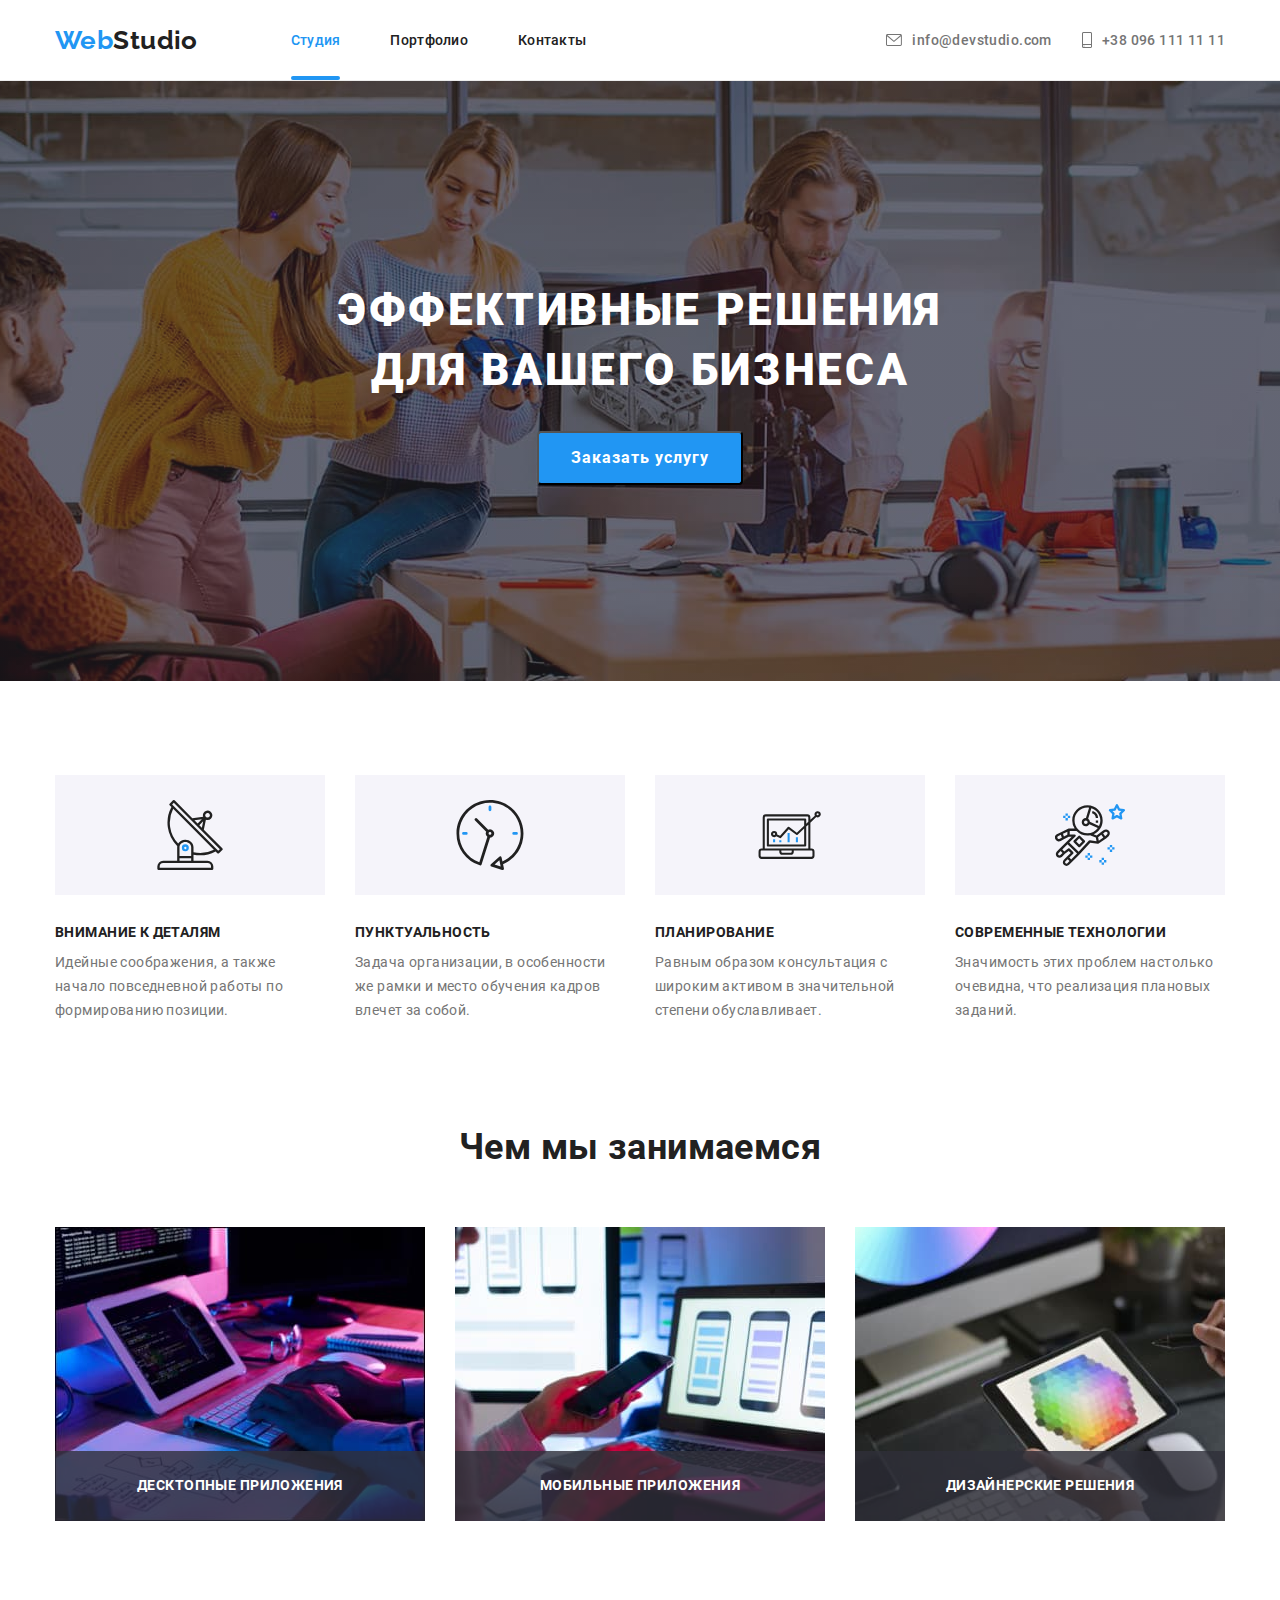
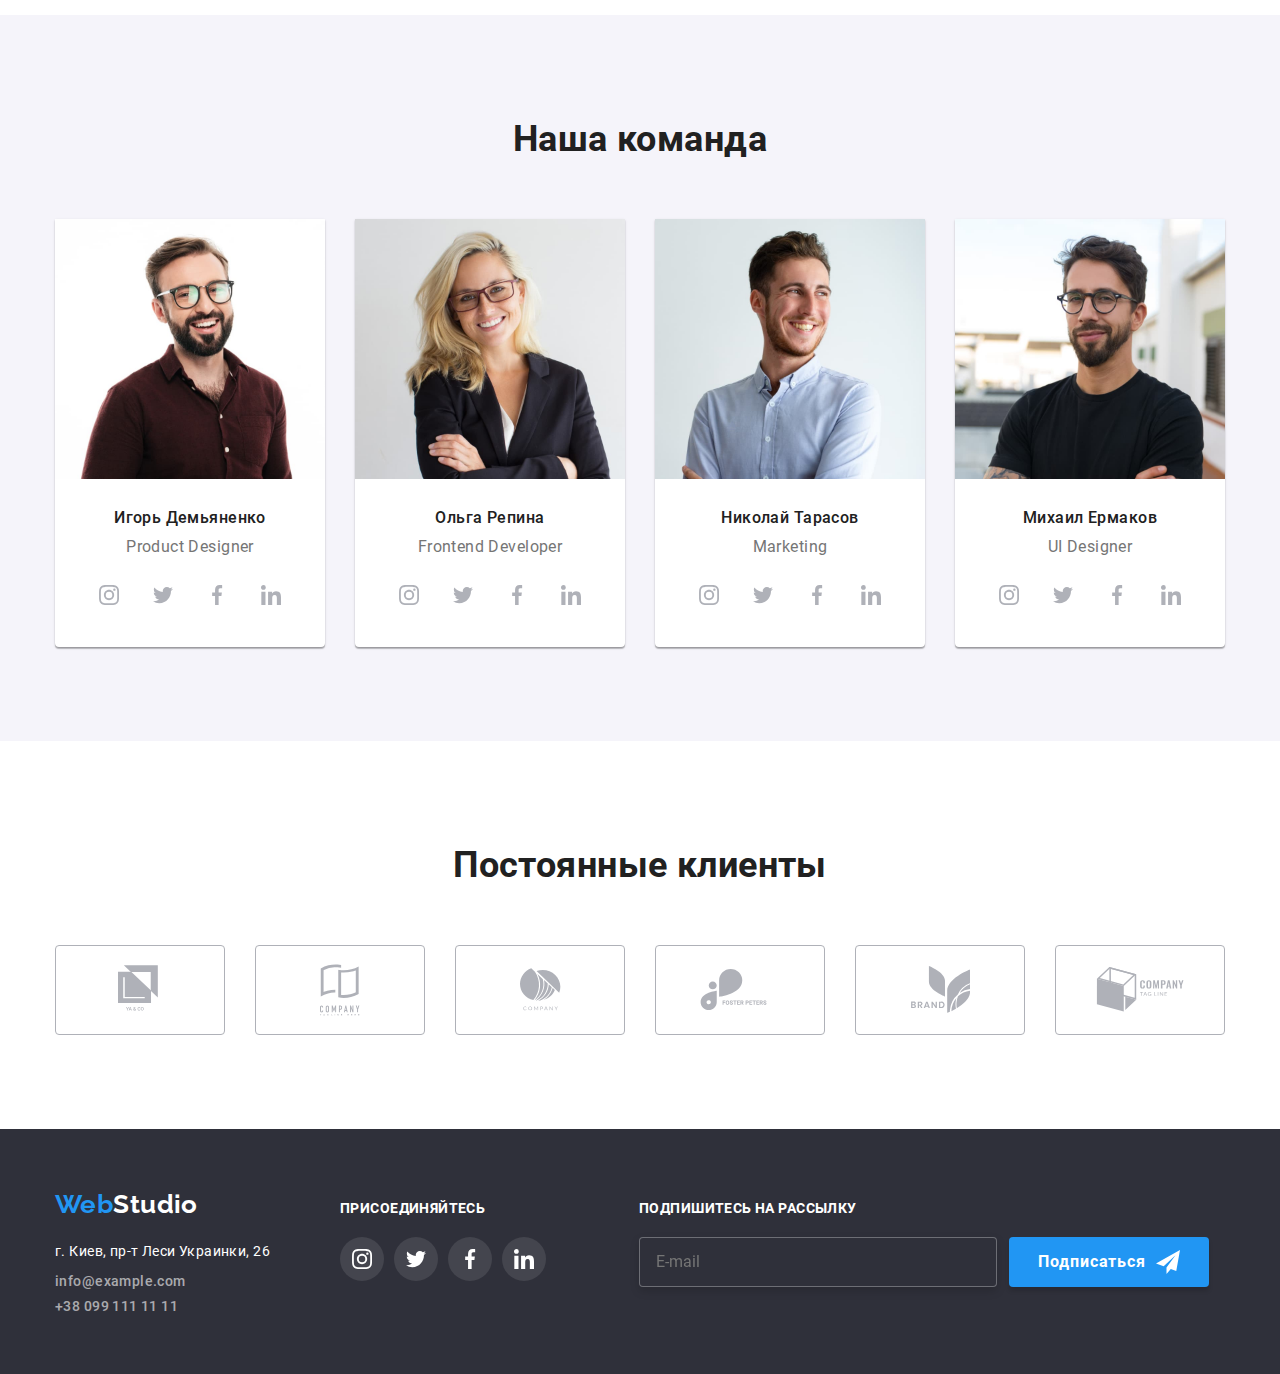
<file: index.html>
<!DOCTYPE html>
<html lang="ru">
<head>
    <meta charset="UTF-8">
    <meta name="viewport" content="width=device-width, initial-scale=1.0">
    <title>Web Studio</title>
    <link rel="stylesheet" href="https://cdnjs.cloudflare.com/ajax/libs/modern-normalize/1.0.0/modern-normalize.min.css">
    <link rel="stylesheet" href="./css/main.min.css">
</head>
<body>
    <header class="header">
        <div class="container header__container">
            <a href="./index.html" class="logo list logo__header"> 
                <span class="logo__blue">Web</span>Studio
            </a>
            <nav class="header__common-nav">
                <ul class="header__website-nav list">
                    <li class="header__item">
                        <a href="./index.html" class="header__link header__link--current list">Студия</a>
                    </li>
                    <li class="header__item">
                        <a href="./portfolio.html" class="header__link list">Портфолио</a>
                    </li>
                    <li class="header__item">
                        <a href="" class="header__link list">Контакты</a>
                    </li>
                </ul>
            </nav> 

            <ul class="contacts contacts__header list">
                <li class="item">
                    <a href="mailto:info@devstudio.com" class="contacts__header-item list">
                        <svg class="contacts__header-icon" width="16" height="12">
                            <use href="./images/sprite.svg#icon-envelope"></use>
                        </svg>
                        info@devstudio.com
                    </a>
                </li>
                <li class="item">
                    <a href="tel:380961111111" class="contacts__header-item list">
                        <svg class="contacts__header-icon" width="10" height="16">
                            <use href="./images/sprite.svg#icon-smartphone"></use>
                        </svg>
                        +38 096 111 11 11
                    </a>
                </li>
            </ul>

        </div>
    </header>

    <main>

    <!-- Герой -->
    <section class="hero">
        <div class="container">
            <div class="hero__container">
                <h1 class="hero__title">
                    Эффективные решения для вашего бизнеса
                </h1>
                
                <button class="button" data-modal-open>Заказать услугу</button>
            </div>
        </div>
    </section>

    <!-- Достоинства -->
    <section class="section advantage">
        <div class="advantage__container container">
            <h2 class="visually-hidden">Достоинства</h2>

            <ul class="list">
                <li class="item">
                    <div class="advantage__icon">
                        <svg width="70" height="70">
                            <use href="./images/sprite.svg#icon-antenna"></use>
                        </svg>
                    </div>
                    <h3 class="advantage__title">Внимание к деталям</h3>
                    <p class="advantage__text text">Идейные соображения, а также начало повседневной работы по формированию позиции.</p>
                </li>
                <li class="item">
                    <div class="advantage__icon">
                        <svg width="70" height="70">
                            <use href="./images/sprite.svg#icon-clock"></use>
                        </svg>
                    </div>
                    <h3 class="advantage__title">Пунктуальность</h3>
                    <p class="advantage__text text">Задача организации, в особенности же рамки и место обучения кадров влечет за собой.</p>
                </li>
                <li class="item">
                    <div class="advantage__icon">
                        <svg width="70" height="70">
                            <use href="./images/sprite.svg#icon-diagram"></use>
                        </svg>
                    </div>
                    <h3 class="advantage__title">Планирование</h3>
                    <p class="advantage__text text">Равным образом консультация с широким активом в значительной степени обуславливает.</p>
                </li>
                <li class="item">
                    <div class="advantage__icon">
                        <svg width="70" height="70">
                            <use href="./images/sprite.svg#icon-astronaut"></use>
                        </svg>
                    </div>
                    <h3 class="advantage__title">Современные технологии</h3>
                    <p class="advantage__text text">Значимость этих проблем настолько очевидна, что реализация плановых заданий.</p>
                </li>
            </ul>
        </div>
    </section>

    <!-- Типы деятельности-->
    <section class="section capability">
        <div class="container">
            <h2 class="section-title">Чем мы занимаемся</h2>
            <ul class="list">
                <li class="capability__item item">
                    <img class="capability__picture" src="./images/Page-proofs.jpg" alt="Верстка" width="370">
                    <div class="capability__overlay">
                        <p class="capability__text">Десктопные приложения</p>
                    </div>
                </li>
                <li class="capability__item item">
                    <img class="capability__picture" src="./images/Programming.jpg" alt="Программирование" width="370">
                    <div class="capability__overlay">
                        <p class="capability__text">Мобильные приложения</p>
                    </div>
                </li>
                <li class="capability__item item">
                    <img class="capability__picture" src="./images/Design.jpg" alt="Создание дизайна сайта" width="370">
                    <div class="capability__overlay">
                        <p class="capability__text">Дизайнерские решения</p>
                    </div>
                </li>
            </ul>
        </div>
    </section>

    <!-- Команда компании -->
    <section class="section team">
        <div class="container">
            <h2 class="section-title">Наша команда</h2>

            <ul class="list">
                <li class="team__item item">
                    <img class="team__picture" src="./images/Product-Designer.jpg" alt="Фото продук-дизайнера" width="270">
                    <div class="team__details">
                        <h3 class="team__name">Игорь Демьяненко</h3>
                        <p lang="en" class="team__text text">Product Designer</p>
                        <ul class="links list">
                            <li class="links__item">
                                <a class="links__social" href="" aria-label="иконка инстаграм">
                                    <svg width="20" height="20">
                                        <use href="./images/sprite.svg#icon-instagram"></use>
                                    </svg>
                                </a>
                            </li>
                            <li class="links__item">
                                <a class="links__social" href="" aria-label="иконка твитер">
                                    <svg width="20" height="20">
                                        <use href="./images/sprite.svg#icon-twitter"></use>
                                    </svg>
                                </a>
                            </li>
                            <li class="links__item">
                                <a class="links__social" href="" aria-label="иконка фейсбук">
                                    <svg width="20" height="20">
                                        <use href="./images/sprite.svg#icon-facebook"></use>
                                    </svg>
                                </a>
                            </li>
                            <li class="links__item">
                                <a class="links__social" href="" aria-label="иконка линкедин">
                                    <svg width="20" height="20">
                                        <use href="./images/sprite.svg#icon-linkedin"></use>
                                    </svg>
                                </a>
                            </li>
                        </ul>
                    </div>
                </li>
                <li class="team__item item">
                    <img class="team__picture" src="./images/Frontend-Developer.jpg" alt="Фото фронтенд-разработчика" width="270">
                    <div class="team__details">
                        <h3 class="team__name">Ольга Репина</h3>
                        <p lang="en" class="team__text text">Frontend Developer</p>
                        <ul class="links list">
                            <li class="links__item">
                                <a class="links__social" href="" aria-label="иконка инстаграм">
                                    <svg width="20" height="20">
                                        <use href="./images/sprite.svg#icon-instagram"></use>
                                    </svg>
                                </a>
                            </li>
                            <li class="links__item">
                                <a class="links__social" href="" aria-label="иконка твитер">
                                    <svg width="20" height="20">
                                        <use href="./images/sprite.svg#icon-twitter"></use>
                                    </svg>
                                </a>
                            </li>
                            <li class="links__item">
                                <a class="links__social" href="" aria-label="иконка фейсбук">
                                    <svg width="20" height="20">
                                        <use href="./images/sprite.svg#icon-facebook"></use>
                                    </svg>
                                </a>
                            </li>
                            <li class="links__item">
                                <a class="links__social" href="" aria-label="иконка линкедин">
                                    <svg width="20" height="20">
                                        <use href="./images/sprite.svg#icon-linkedin"></use>
                                    </svg>
                                </a>
                            </li>
                        </ul>
                    </div>
                </li>
                <li class="team__item item">
                    <img class="team__picture" src="./images/Marketing.jpg" alt="Фото маркетолога" width="270">
                    <div class="team__details">
                        <h3 class="team__name">Николай Тарасов</h3>
                        <p lang="en" class="team__text text">Marketing</p>
                        <ul class="links list">
                            <li class="links__item">
                                <a class="links__social" href="" aria-label="иконка инстаграм">
                                    <svg width="20" height="20">
                                        <use href="./images/sprite.svg#icon-instagram"></use>
                                    </svg>
                                </a>
                            </li>
                            <li class="links__item">
                                <a class="links__social" href="" aria-label="иконка твитер">
                                    <svg width="20" height="20">
                                        <use href="./images/sprite.svg#icon-twitter"></use>
                                    </svg>
                                </a>
                            </li>
                            <li class="links__item">
                                <a class="links__social" href="" aria-label="иконка фейсбук">
                                    <svg width="20" height="20">
                                        <use href="./images/sprite.svg#icon-facebook"></use>
                                    </svg>
                                </a>
                            </li>
                            <li class="links__item">
                                <a class="links__social" href="" aria-label="иконка линкедин">
                                    <svg width="20" height="20">
                                        <use href="./images/sprite.svg#icon-linkedin"></use>
                                    </svg>
                                </a>
                            </li>
                        </ul>
                    </div>
                </li>
                <li class="team__item item">
                    <img class="team__picture" src="./images/UI-Designer.jpg" alt="Фото дизайнера пользовательского интерфейса" width="270">
                    <div class="team__details">
                        <h3 class="team__name">Михаил Ермаков</h3>
                        <p lang="en" class="team__text text">UI Designer</p>
                        <ul class="links list">
                            <li class="links__item">
                                <a class="links__social" href="" aria-label="иконка инстаграм">
                                    <svg width="20" height="20">
                                        <use href="./images/sprite.svg#icon-instagram"></use>
                                    </svg>
                                </a>
                            </li>
                            <li class="links__item">
                                <a class="links__social" href="" aria-label="иконка твитер">
                                    <svg width="20" height="20">
                                        <use href="./images/sprite.svg#icon-twitter"></use>
                                    </svg>
                                </a>
                            </li>
                            <li class="links__item">
                                <a class="links__social" href="" aria-label="иконка фейсбук">
                                    <svg width="20" height="20">
                                        <use href="./images/sprite.svg#icon-facebook"></use>
                                    </svg>
                                </a>
                            </li>
                            <li class="links__item">
                                <a class="links__social" href="" aria-label="иконка линкедин">
                                    <svg width="20" height="20">
                                        <use href="./images/sprite.svg#icon-linkedin"></use>
                                    </svg>
                                </a>
                            </li>
                        </ul>
                    </div>
                </li>
            </ul>
        </div>
    </section>

    <!-- Клиенты -->
    <section class="section customers">
        <div class="container">
            <h2 class="section-title">Постоянные клиенты</h2>

            <ul class="list links links__customers">
                <li>
                    <a class="links__customer" href="">
                        <svg width="44px" height="49px">
                            <use href="./images/sprite.svg#icon-logo-yaco"></use>
                        </svg>
                    </a>
                </li>
                <li>
                    <a class="links__customer" href="">
                        <svg width="40px" height="52px">
                            <use href="./images/sprite.svg#icon-logo-tagline-here"></use>
                        </svg>
                    </a>
                </li>
                <li>
                    <a class="links__customer" href="">
                        <svg width="41px" height="43px">
                            <use href="./images/sprite.svg#icon-logo-company"></use>
                        </svg>
                    </a>
                </li>
                <li>
                    <a class="links__customer" href="">
                        <svg width="80px" height="42px">
                            <use href="./images/sprite.svg#icon-logo-foster-peters"></use>
                        </svg>
                    </a>
                </li>
                <li>
                    <a class="links__customer" href="">
                        <svg width="59px" height="47px">
                            <use href="./images/sprite.svg#icon-logo-brand"></use>
                        </svg>
                    </a>
                </li>
                <li>
                    <a class="links__customer" href="">
                        <svg width="89px" height="45px">
                            <use href="./images/sprite.svg#icon-logo-tag-line"></use>
                        </svg>
                    </a>
                </li>
            </ul>

        </div>
    </section>

    </main>

    <footer class="footer">
        <div class="footer__container container">
            <div class="footer__block">
                <a href="./index.html" class="logo logo__footer list"> 
                    <span class="logo__blue">Web</span>Studio
                </a>

                <address class="footer__address">
                    г. Киев, пр-т Леси Украинки, 26
                </address>

                <ul class="contacts contacts__footer list">
                    <li class="contacts__footer-item">
                        <a href="mailto:info@example.com" class="contacts__footer-text list">info@example.com</a>
                    </li>
                    <li class="contacts__footer-item">
                        <a href="tel:380991111111" class="contacts__footer-text list">+38 099 111 11 11</a>
                    </li>
                </ul>
            </div>
            
            <div class="footer__social">
                <p class="footer__title">присоединяйтесь</p>

                <ul class="links__footer list links">
                    <li class="links__item">
                        <a class="links__social links__footer-social-link" href="" aria-label="иконка инстаграм">
                            <svg width="20" height="20">
                                <use href="./images/sprite.svg#icon-instagram"></use>
                            </svg>
                        </a>
                    </li>
                    <li class="links__item">
                        <a class="links__social links__footer-social-link" href="" aria-label="иконка твитер">
                            <svg width="20" height="20">
                                <use href="./images/sprite.svg#icon-twitter"></use>
                            </svg>
                        </a>
                    </li>
                    <li class="links__item">
                        <a class="links__social links__footer-social-link" href="" aria-label="иконка фейсбук">
                            <svg width="20" height="20">
                                <use href="./images/sprite.svg#icon-facebook"></use>
                            </svg>
                        </a>
                    </li>
                    <li class="links__item">
                        <a class="links__social links__footer-social-link" href="" aria-label="иконка линкедин">
                            <svg  width="20" height="20">
                                <use href="./images/sprite.svg#icon-linkedin"></use>
                            </svg>
                        </a>
                    </li>
                </ul>
            </div>

            <form class="subscription-form">
                <p class="footer__title">Подпишитесь на рассылку</p>
                <div class="subscription-form__filling">
                    <input class="subscription-form__input" type="email" name="mail" placeholder="E-mail">
                    <button type="submit" class="button__basic button__submit">Подписаться
                        <svg class="button__subscription-form-icon" width="24" height="24">
                            <use href="./images/sprite.svg#icon-send"></use>
                        </svg>
                    </button>
                </div>
            </form>
        </div>
    </footer>
    
    <div class="backdrop is-hidden" data-modal>
        <div class="modal">
            <button class="button__basic button__close" type="button" data-modal-close>
                <svg width="11" height="11">
                    <use href="./images/sprite.svg#icon-close"></use>
                </svg>
            </button>

            <form class="common-form">
                <p class="common-form__title">Оставьте свои данные, мы вам перезвоним</p>

                <div class="common-form__field">
                    <label for="name" class="common-form__text text">Имя</label>
                    <div class="common-form__container">
                        <input class="common-form__frame common-form__input" type="text" name="name" id="name">
                        <div class="common-form__icon-frame">
                            <svg class="common-form__icon" width="12" height="12">
                                <use href="./images/sprite.svg#icon-person"></use>
                            </svg>
                        </div>
                    </div>
                </div>

                <div class="common-form__field">
                    <label for="tel" class="common-form__text text">Телефон</label>
                    <div class="common-form__container">
                        <input class="common-form__frame common-form__input" type="tel" name="phone-number" id="tel">
                        <div class="common-form__icon-frame">
                            <svg class="common-form__icon" width="13" height="13">
                                <use href="./images/sprite.svg#icon-phone"></use>
                            </svg>
                        </div>
                    </div>
                </div>
                <div class="common-form__field">
                    <label for="mail" class="common-form__text text">Почта</label>
                    <div class="common-form__container">
                        <input class="common-form__frame common-form__input" type="email" name="mail" id="mail">
                        <div class="common-form__icon-frame">
                            <svg class="common-form__icon" width="15" height="12">
                                <use href="./images/sprite.svg#icon-email"></use>
                            </svg>
                        </div>
                    </div>
                </div>
                <div class="common-form__comment">
                    <label for="comment" class="common-form__text text">Комментарий</label>
                    <textarea class="common-form__frame common-form__textarea" name="comment" id="comment" rows="10" placeholder="Введите текст"></textarea>
                </div>
                <label for="policy" class="common-form__policy">
                    <input type="checkbox" name="policy" id="policy" class="common-form__old-checkbox visually-hidden">
                    <span class="common-form__policy-text">
                       Соглашаюсь с рассылкой и принимаю
                        <a class="common-form__link" href="">Условия договора</a>
                    </span> 
                    <span class="common-form__background-tick">
                        <svg class="icon-tick" width="11" height="8">
                            <use href="./images/sprite.svg#icon-tick"></use>
                        </svg>
                    </span>
                </label>
                <div class="button__basic">
                    <button type="submit" class="button__basic button__submit">Отправить</button>
                </div>
            </form>
        </div>
    </div>

    <script src="./js/modal.js"></script>
</body>
</html>
</file>
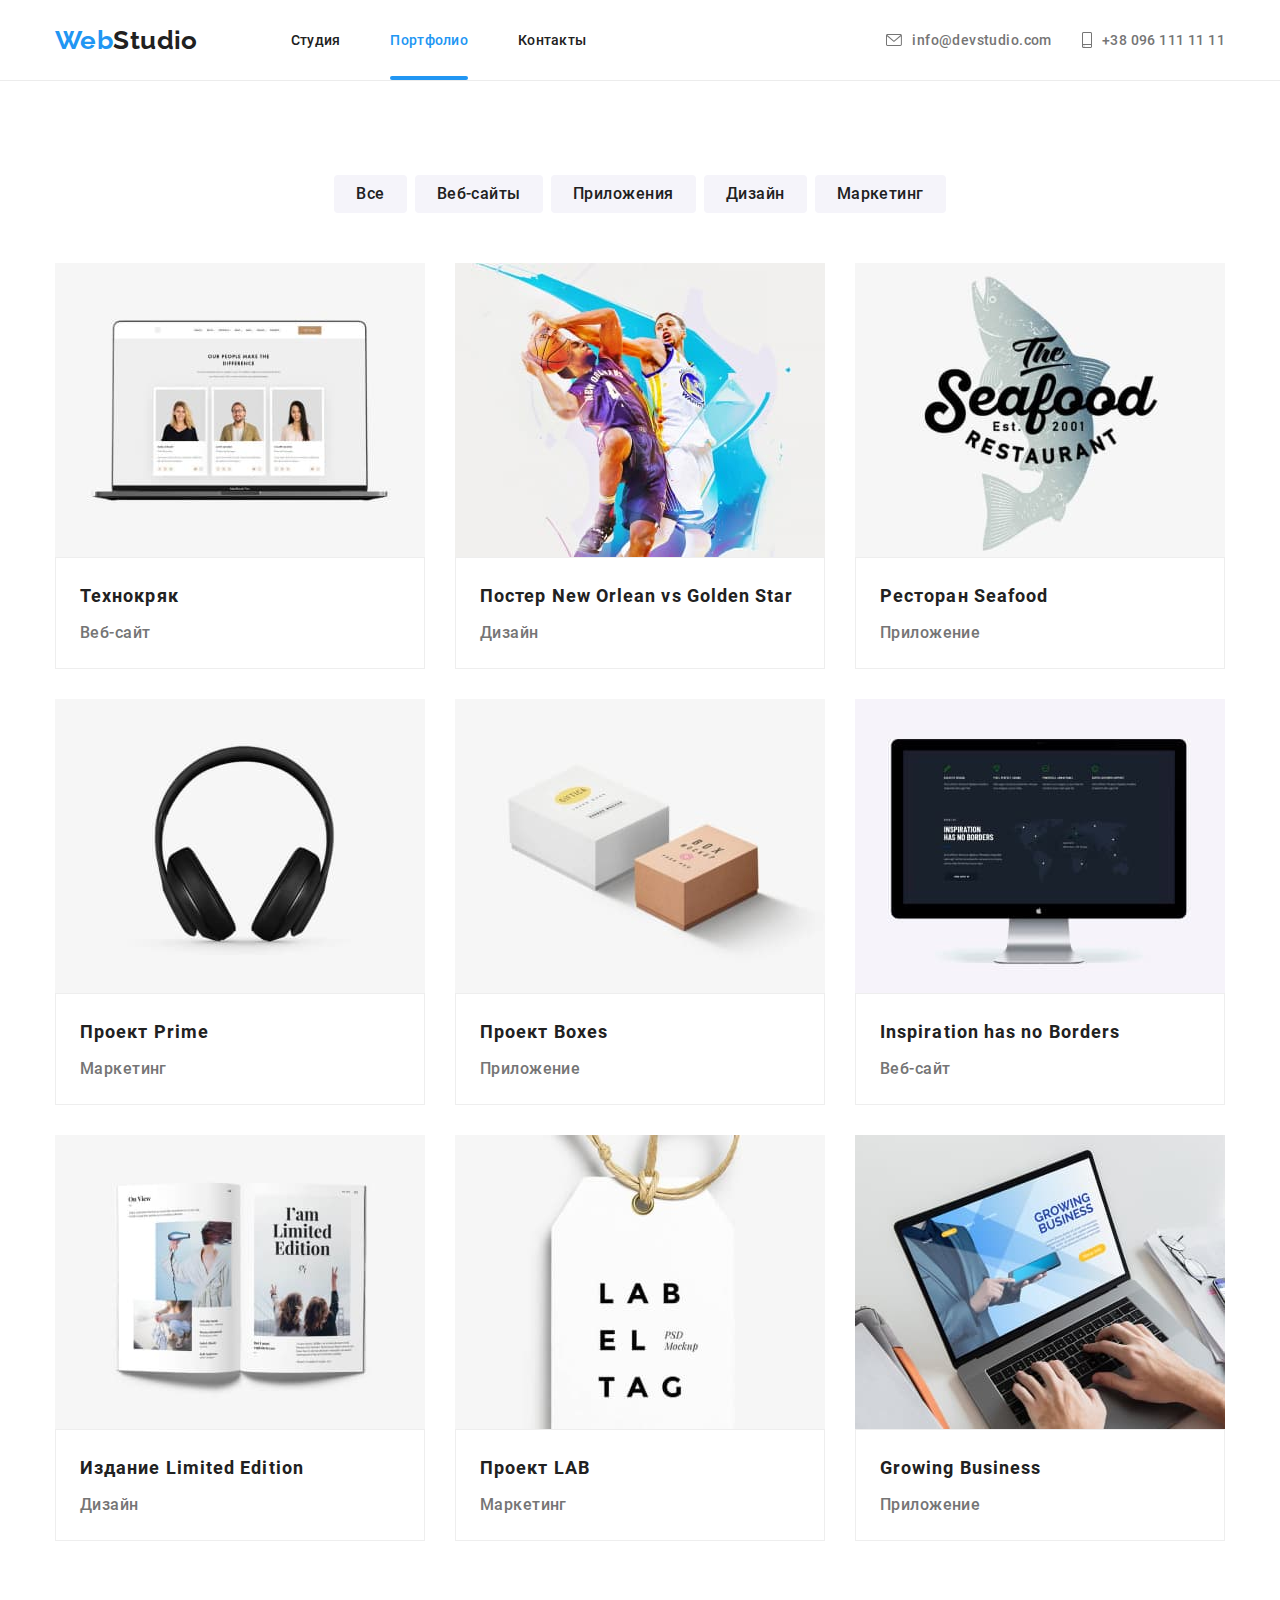
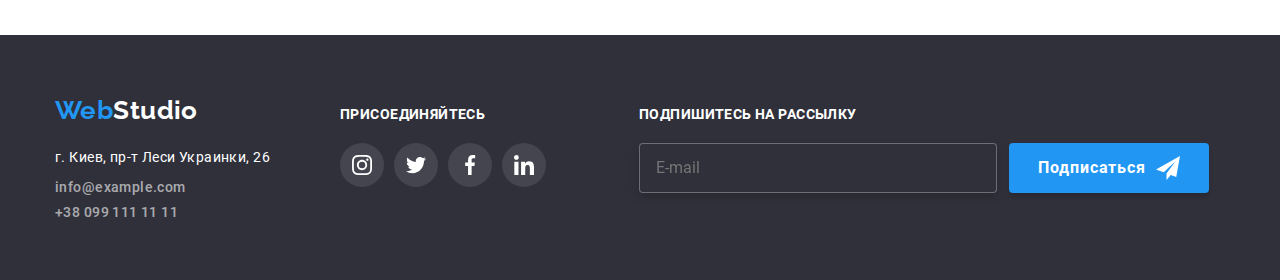
<file: portfolio.html>
<!DOCTYPE html>
<html lang="ru">
<head>
    <meta charset="UTF-8">
    <meta name="viewport" content="width=device-width, initial-scale=1.0">
    <title>Portfolio</title>
    <link rel="stylesheet" href="https://cdnjs.cloudflare.com/ajax/libs/modern-normalize/1.0.0/modern-normalize.min.css">
    <link rel="stylesheet" href="./css/main.min.css">
</head>
<body>
    <header class="header">
        <div class="container header__container">
            <a href="./index.html" class="logo list logo__header">
                <span class="logo__blue">Web</span>Studio
            </a>
            <nav class="header__common-nav">
                <ul class="header__website-nav list">
                    <li class="header__item">
                        <a href="./index.html" class="header__link list">Студия</a>
                    </li>
                    <li class="header__item">
                        <a href="./portfolio.html" class="header__link header__link--current list">Портфолио</a>
                    </li>
                    <li class="header__item">
                        <a href="" class="header__link list">Контакты</a>
                    </li>
                </ul>
            </nav>
    
            <ul class="contacts contacts__header list">
                <li class="item">
                    <a href="mailto:info@devstudio.com" class="contacts__header-item list">
                        <svg class="contacts__header-icon" width="16" height="12">
                            <use href="./images/sprite.svg#icon-envelope"></use>
                        </svg>
                        info@devstudio.com
                    </a>
                </li>
                <li class="item">
                    <a href="tel:380961111111" class="contacts__header-item list">
                        <svg class="contacts__header-icon" width="10" height="16">
                            <use href="./images/sprite.svg#icon-smartphone"></use>
                        </svg>
                        +38 096 111 11 11
                    </a>
                </li>
            </ul>
    
        </div>
    </header>

    <main>

        <section class="section portfolio">
            <div class="container">
                <h1 class="visually-hidden">Портфолио</h1>

                <!-- Кнопки-фильтры -->
                <ul class="radio-button list">
                    <li class="radio-button__item">
                        <button type="button" class="button radio-button__filter">Все</button>
                    </li>
                    <li class="radio-button__item">
                        <button type="button" class="button radio-button__filter">Веб-сайты</button>
                    </li>
                    <li class="radio-button__item">
                        <button type="button" class="button radio-button__filter">Приложения</button>
                    </li>
                    <li class="radio-button__item">
                        <button type="button" class="button radio-button__filter">Дизайн</button>
                    </li>
                    <li class="radio-button__item">
                        <button type="button" class="button radio-button__filter">Маркетинг</button>
                    </li>
                </ul>

                <!-- Примеры -->
                <ul class="card-set list">
                    <li class="card-set__item">
                        <a href="" class="card-set__example list">
                            <div class="card-set__photo">
                                <img class="card-set__picture" src="./images/Tech-crack.jpg" alt="Ноутбук на котором открыт сайт" width="370">
                                <div class="card-set__overlay">
                                    <p class="card-set__text">Технокряк это современная площадка распространения коронавируса. Компании используют эту платформу для цифрового
                                        шпионажа и атак на защищённые сервера конкурентов.</p>
                                </div>
                            </div>
                            <div class="card-set__info">
                                <h2 class="card-set__project-name">Технокряк</h2>
                                <p class="text card-set__project-type">Веб-сайт</p>
                            </div>
                        </a>
                    </li>
                    <li class="card-set__item">
                        <a href="" class="card-set__example list">
                            <div class="card-set__photo">
                                <img class="card-set__picture" src="./images/Poster.jpg" alt="Постер с двумя баскетболистами" width="370">
                                <div class="card-set__overlay">
                                    <p class="card-set__text">Технокряк это современная площадка распространения коронавируса. Компании используют эту платформу для цифрового
                                        шпионажа и атак на защищённые сервера конкурентов.</p>
                                </div>
                            </div>
                            <div class="card-set__info">
                                <h2 class="card-set__project-name">Постер New Orlean vs Golden Star</h2>
                                <p class="text card-set__project-type">Дизайн</p>
                            </div>
                        </a>
                    </li>
                    <li class="card-set__item">
                        <a href="" class="card-set__example list">
                            <div class="card-set__photo">
                                <img class="card-set__picture" src="./images/Restaurant.jpg" alt="Логотип ресторана в форме рыбы  " width="370">
                                <div class="card-set__overlay">
                                    <p class="card-set__text">Технокряк это современная площадка распространения коронавируса. Компании используют эту платформу для цифрового
                                        шпионажа и атак на защищённые сервера конкурентов.</p>
                                </div>
                            </div>
                            <div class="card-set__info">
                                <h2 class="card-set__project-name">Ресторан Seafood</h2>
                                <p class="text card-set__project-type">Приложение</p>
                            </div>
                        </a>
                    </li>
                    <li class="card-set__item">
                        <a href="" class="card-set__example list">
                            <div class="card-set__photo">
                                <img class="card-set__picture" src="./images/Project-Prime.jpg" alt="Наущники набалдашники" width="370">
                                <div class="card-set__overlay">
                                    <p class="card-set__text">Технокряк это современная площадка распространения коронавируса. Компании используют эту платформу для цифрового
                                        шпионажа и атак на защищённые сервера конкурентов.</p>
                                </div>
                            </div>
                            <div class="card-set__info">
                                <h2 class="card-set__project-name">Проект Prime</h2>
                                <p class="text card-set__project-type">Маркетинг</p>
                            </div>
                        </a>
                    </li>
                    <li class="card-set__item">
                        <a href="" class="card-set__example list">
                            <div class="card-set__photo">
                                <img class="card-set__picture" src="./images/Project-Boxes.jpg" alt="Две коробки" width="370">
                                <div class="card-set__overlay">
                                    <p class="card-set__text">Технокряк это современная площадка распространения коронавируса. Компании используют эту платформу для цифрового
                                        шпионажа и атак на защищённые сервера конкурентов.</p>
                                </div>
                            </div>
                            <div class="card-set__info">
                                <h2 class="card-set__project-name">Проект Boxes</h2>
                                <p class="text card-set__project-type">Приложение</p>
                            </div>
                        </a>
                    </li>
                    <li class="card-set__item">
                        <a href="" class="card-set__example list">
                            <div class="card-set__photo">
                                <img class="card-set__picture" src="./images/Inspiration.jpg" alt="Монитор компютера" width="370">
                                <div class="card-set__overlay">
                                    <p class="card-set__text">Технокряк это современная площадка распространения коронавируса. Компании используют эту платформу для цифрового
                                        шпионажа и атак на защищённые сервера конкурентов.</p>
                                </div>
                            </div>
                            <div class="card-set__info">
                                <h2 class="card-set__project-name">Inspiration has no Borders</h2>
                                <p class="text card-set__project-type">Веб-сайт</p>
                            </div>
                        </a>
                    </li>
                    <li class="card-set__item">
                        <a href="" class="card-set__example list">
                            <div class="card-set__photo">
                                <img class="card-set__picture" src="./images/Edition.jpg" alt="Журнал" width="370">
                                <div class="card-set__overlay">
                                    <p class="card-set__text">Технокряк это современная площадка распространения коронавируса. Компании используют эту платформу для цифрового
                                        шпионажа и атак на защищённые сервера конкурентов.</p>
                                </div>
                            </div>
                            <div class="card-set__info">
                                <h2 class="card-set__project-name">Издание Limited Edition</h2>
                                <p class="text card-set__project-type">Дизайн</p>
                            </div>
                        </a>
                    </li>
                    <li class="card-set__item">
                        <a href="" class="card-set__example list">
                            <div class="card-set__photo">
                                <img class="card-set__picture" src="./images/Project-LAB.jpg" alt="Бирка" width="370">
                                <div class="card-set__overlay">
                                    <p class="card-set__text">Технокряк это современная площадка распространения коронавируса. Компании используют эту платформу для цифрового
                                        шпионажа и атак на защищённые сервера конкурентов.</p>
                                </div>
                            </div>
                            <div class="card-set__info">
                                <h2 class="card-set__project-name">Проект LAB</h2>
                                <p class="text card-set__project-type">Маркетинг</p>
                            </div>
                        </a>
                    </li>
                    <li class="card-set__item">
                        <a href="" class="card-set__example list">
                            <div class="card-set__photo">
                                <img class="card-set__picture" src="./images/Growing.jpg" alt="Руки печатающие на ноутбуке" width="370">
                                <div class="card-set__overlay">
                                    <p class="card-set__text">Технокряк это современная площадка распространения коронавируса. Компании используют эту платформу для цифрового
                                        шпионажа и атак на защищённые сервера конкурентов.</p>
                                </div>
                            </div>
                            <div class="card-set__info">
                                <h2 class="card-set__project-name">Growing Business</h2>
                                <p class="text card-set__project-type">Приложение</p>
                            </div>
                        </a>
                    </li>
                </ul>
            </div>
        </section>
    </main>

    <footer class="footer">
        <div class="footer__container container">
            <div class="footer__block">
                <a href="./index.html" class="logo logo__footer list">
                    <span class="logo__blue">Web</span>Studio
                </a>
            
                <address class="footer__address">
                    г. Киев, пр-т Леси Украинки, 26
                </address>
            
                <ul class="contacts contacts__footer list">
                    <li class="contacts__footer-item">
                        <a href="mailto:info@example.com" class="contacts__footer-text list">info@example.com</a>
                    </li>
                    <li class="contacts__footer-item">
                        <a href="tel:380991111111" class="contacts__footer-text list">+38 099 111 11 11</a>
                    </li>
                </ul>
            </div>
    
            <div class="footer__social">
                <p class="footer__title">присоединяйтесь</p>
    
                <ul class="links__footer list links">
                    <li class="links__item">
                        <a class="links__social links__footer-social-link" href="" aria-label="иконка инстаграм">
                            <svg width="20" height="20">
                                <use href="./images/sprite.svg#icon-instagram"></use>
                            </svg>
                        </a>
                    </li>
                    <li class="links__item">
                        <a class="links__social links__footer-social-link" href="" aria-label="иконка твитер">
                            <svg width="20" height="20">
                                <use href="./images/sprite.svg#icon-twitter"></use>
                            </svg>
                        </a>
                    </li>
                    <li class="links__item">
                        <a class="links__social links__footer-social-link" href="" aria-label="иконка фейсбук">
                            <svg width="20" height="20">
                                <use href="./images/sprite.svg#icon-facebook"></use>
                            </svg>
                        </a>
                    </li>
                    <li class="links__item">
                        <a class="links__social links__footer-social-link" href="" aria-label="иконка линкедин">
                            <svg width="20" height="20">
                                <use href="./images/sprite.svg#icon-linkedin"></use>
                            </svg>
                        </a>
                    </li>
                </ul>
            </div>
    
            <form class="subscription-form">
                <p class="footer__title">Подпишитесь на рассылку</p>
                <div class="subscription-form__filling">
                    <input class="subscription-form__input" type="email" name="mail" placeholder="E-mail">
                    <button type="submit" class="button__basic button__submit">Подписаться
                        <svg class="button__subscription-form-icon" width="24" height="24">
                            <use href="./images/sprite.svg#icon-send"></use>
                        </svg>
                    </button>
                </div>
            </form>
        </div>
    </footer>

</body>
</html>
</file>
<file: css/main.min.css>
@font-face{font-family:'Roboto';font-style:normal;font-weight:400;src:url("../fonts/roboto-v20-latin_cyrillic-regular.eot");src:local(""),url("../fonts/roboto-v20-latin_cyrillic-regular.eot?#iefix") format("embedded-opentype"),url("../fonts/roboto-v20-latin_cyrillic-regular.woff2") format("woff2"),url("../fonts/roboto-v20-latin_cyrillic-regular.woff") format("woff"),url("../fonts/roboto-v20-latin_cyrillic-regular.ttf") format("truetype"),url("../fonts/roboto-v20-latin_cyrillic-regular.svg#Roboto") format("svg")}@font-face{font-family:'Roboto';font-style:normal;font-weight:500;src:url("../fonts/roboto-v20-latin_cyrillic-500.eot");src:local(""),url("../fonts/roboto-v20-latin_cyrillic-500.eot?#iefix") format("embedded-opentype"),url("../fonts/roboto-v20-latin_cyrillic-500.woff2") format("woff2"),url("../fonts/roboto-v20-latin_cyrillic-500.woff") format("woff"),url("../fonts/roboto-v20-latin_cyrillic-500.ttf") format("truetype"),url("../fonts/roboto-v20-latin_cyrillic-500.svg#Roboto") format("svg")}@font-face{font-family:'Roboto';font-style:normal;font-weight:700;src:url("../fonts/roboto-v20-latin_cyrillic-700.eot");src:local(""),url("../fonts/roboto-v20-latin_cyrillic-700.eot?#iefix") format("embedded-opentype"),url("../fonts/roboto-v20-latin_cyrillic-700.woff2") format("woff2"),url("../fonts/roboto-v20-latin_cyrillic-700.woff") format("woff"),url("../fonts/roboto-v20-latin_cyrillic-700.ttf") format("truetype"),url("../fonts/roboto-v20-latin_cyrillic-700.svg#Roboto") format("svg")}@font-face{font-family:'Roboto';font-style:normal;font-weight:900;src:url("../fonts/roboto-v20-latin_cyrillic-900.eot");src:local(""),url("../fonts/roboto-v20-latin_cyrillic-900.eot?#iefix") format("embedded-opentype"),url("../fonts/roboto-v20-latin_cyrillic-900.woff2") format("woff2"),url("../fonts/roboto-v20-latin_cyrillic-900.woff") format("woff"),url("../fonts/roboto-v20-latin_cyrillic-900.ttf") format("truetype"),url("../fonts/roboto-v20-latin_cyrillic-900.svg#Roboto") format("svg")}@font-face{font-family:'Raleway';font-style:normal;font-weight:700;src:url("../fonts/raleway-v19-latin-700.eot");src:local(""),url("../fonts/raleway-v19-latin-700.eot?#iefix") format("embedded-opentype"),url("../fonts/raleway-v19-latin-700.woff2") format("woff2"),url("../fonts/raleway-v19-latin-700.woff") format("woff"),url("../fonts/raleway-v19-latin-700.ttf") format("truetype"),url("../fonts/raleway-v19-latin-700.svg#Raleway") format("svg")}body{background-color:#fff;color:#212121;font-size:14px;font-weight:500;font-family:Roboto,sans-serif;letter-spacing:0.03em}ul{margin-top:0;margin-bottom:0;padding-left:0}h1,h2,h3,p{margin-top:0;margin-bottom:0}a{display:block}.container{width:1200px;margin-left:auto;margin-right:auto;padding:0 15px}.section{padding:94px 0px}.section-title{margin-bottom:50px;font-size:36px;line-height:1.67;text-align:center}.item:not(:last-child){margin-right:30px}.text{color:#757575}.visually-hidden{position:absolute;clip:rect(0 0 0 0);width:1px;height:1px;margin:-1px}.list{display:-webkit-box;display:-ms-flexbox;display:flex;list-style:none;text-decoration:none}.visually-hidden{position:absolute;clip:rect(0 0 0 0);width:1px;height:1px;margin:-1px}.logo{color:#212121;font-family:Raleway,cursive;font-weight:700;font-size:26px;line-height:1.19}.logo__header{margin-right:93px}.logo__blue{color:#2196f3}.logo__footer{margin-bottom:20px;color:#fff}.contacts{display:-webkit-box;display:-ms-flexbox;display:flex}.contacts__header{margin-left:auto}.contacts__header-item{display:-webkit-inline-box;display:-ms-inline-flexbox;display:inline-flex;-webkit-box-align:center;-ms-flex-align:center;align-items:center;text-align:center;padding-top:32px;padding-bottom:32px;color:#757575;fill:currentColor;-webkit-transition:color 250ms cubic-bezier(0.4, 0, 0.2, 1);transition:color 250ms cubic-bezier(0.4, 0, 0.2, 1)}.contacts__header-item:hover,.contacts__header-item:focus{color:#2196f3}.contacts__header-icon{margin-right:10px}.contacts__footer{-webkit-box-orient:vertical;-webkit-box-direction:normal;-ms-flex-direction:column;flex-direction:column}.contacts__footer-item:not(:last-child){margin-bottom:9px;margin-right:auto}.contacts__footer-text{color:rgba(255,255,255,0.6);-webkit-transition:color 250ms cubic-bezier(0.4, 0, 0.2, 1);transition:color 250ms cubic-bezier(0.4, 0, 0.2, 1)}.contacts__footer-text:hover,.contacts__footer-text:focus{color:#2196f3}.header{border-bottom:1px solid #ececec}.header__container{display:-webkit-box;display:-ms-flexbox;display:flex;-webkit-box-align:center;-ms-flex-align:center;align-items:center}.header__website-nav{display:-webkit-box;display:-ms-flexbox;display:flex}.header__item:not(:last-child){margin-right:50px}.header__link{position:relative;display:inline;padding-top:32px;padding-bottom:32px;color:#212121;line-height:1.14;letter-spacing:0.02em;-webkit-transition:color 250ms cubic-bezier(0.4, 0, 0.2, 1);transition:color 250ms cubic-bezier(0.4, 0, 0.2, 1)}.header__link:hover,.header__link:focus{color:#2196f3}.header__link::after{content:'';position:absolute;bottom:0;left:0;display:block;width:100%;height:4px;border-radius:4px;background-color:#2196f3;opacity:0;-webkit-transform:scaleX(0);transform:scaleX(0);-webkit-transition:color 250ms cubic-bezier(0.4, 0, 0.2, 1);transition:color 250ms cubic-bezier(0.4, 0, 0.2, 1);-webkit-transition:opacity 250ms cubic-bezier(0.4, 0, 0.2, 1);transition:opacity 250ms cubic-bezier(0.4, 0, 0.2, 1);-webkit-transition:-webkit-transform 250ms cubic-bezier(0.4, 0, 0.2, 1);transition:-webkit-transform 250ms cubic-bezier(0.4, 0, 0.2, 1);transition:transform 250ms cubic-bezier(0.4, 0, 0.2, 1);transition:transform 250ms cubic-bezier(0.4, 0, 0.2, 1), -webkit-transform 250ms cubic-bezier(0.4, 0, 0.2, 1)}.header__link--current::after,.header__link:hover::after,.header__link:focus::after{opacity:1;color:#2196f3;-webkit-transform:scaleX(1);transform:scaleX(1)}.header__link--current{color:#2196f3}.hero{text-align:center;max-width:1600px;height:600px;margin-left:auto;margin-right:auto;background-image:-webkit-gradient(linear, left top, right top, from(rgba(47,48,58,0.4)), to(rgba(47,48,58,0.4))),url(../images/hero.jpg);background-image:linear-gradient(to right, rgba(47,48,58,0.4), rgba(47,48,58,0.4)),url(../images/hero.jpg);background-size:cover;background-position:center;background-color:#c4c4c4;padding-top:200px;padding-bottom:200px}.hero__container{width:696px;margin:auto}.hero__title{margin-bottom:30px;color:#fff;font-weight:900;font-size:44px;line-height:1.36;text-align:center;letter-spacing:0.06em;text-transform:uppercase}.advantage__container{display:-webkit-box;display:-ms-flexbox;display:flex}.advantage__title{margin-bottom:10px;font-size:inherit;line-height:1.14;text-transform:uppercase}.advantage__text{text-align:left;font-weight:400;line-height:1.71}.advantage__icon{display:-webkit-box;display:-ms-flexbox;display:flex;-webkit-box-pack:center;-ms-flex-pack:center;justify-content:center;-webkit-box-align:center;-ms-flex-align:center;align-items:center;height:120px;width:270px;margin-bottom:30px;background-color:#f5f4fa}.capability{padding-top:0px}.capability__picture{display:block}.capability__item{position:relative}.capability__overlay{display:-webkit-inline-box;display:-ms-inline-flexbox;display:inline-flex;-webkit-box-pack:center;-ms-flex-pack:center;justify-content:center;-webkit-box-align:center;-ms-flex-align:center;align-items:center;position:absolute;width:100%;height:70px;bottom:0;background-color:rgba(47,48,58,0.8)}.capability__text{color:#fff;font-weight:700;line-height:1.14;text-transform:uppercase}.team{background-color:#f5f4fa}.team__item{width:270px;background-color:#fff;font-weight:400;font-size:16px;line-height:1.18;text-align:center;-webkit-box-shadow:0px 1px 3px rgba(0,0,0,0.12),0px 1px 1px rgba(0,0,0,0.14),0px 2px 1px rgba(0,0,0,0.2);box-shadow:0px 1px 3px rgba(0,0,0,0.12),0px 1px 1px rgba(0,0,0,0.14),0px 2px 1px rgba(0,0,0,0.2);border-bottom-left-radius:4px;border-bottom-right-radius:4px}.team__details{padding:30px 32px}.team__name{margin-bottom:10px;font-weight:500;font-size:16px}.team__text{margin-bottom:16px}.team__picture{display:block}.links{-webkit-box-pack:justify;-ms-flex-pack:justify;justify-content:space-between;margin-right:auto;margin-left:auto;width:206px}.links__item{width:44px;height:44px}.links__social{display:-webkit-inline-box;display:-ms-inline-flexbox;display:inline-flex;-webkit-box-pack:center;-ms-flex-pack:center;justify-content:center;-webkit-box-align:center;-ms-flex-align:center;align-items:center;width:100%;height:100%;border-radius:50%;color:#afb1b8;fill:currentColor;-webkit-transition:fill,background-color 250ms cubic-bezier(0.4, 0, 0.2, 1);transition:fill,background-color 250ms cubic-bezier(0.4, 0, 0.2, 1)}.links__social:focus,.links__social:hover{background-color:#2196f3;fill:#fff}.links__footer{margin-bottom:0px}.links__footer-social-link{color:#fff;background-color:#44454e;-webkit-transition:background-color 250ms cubic-bezier(0.4, 0, 0.2, 1);transition:background-color 250ms cubic-bezier(0.4, 0, 0.2, 1)}.links__footer-social-link:hover,.links__footer-social-link:focus{background-color:#2196f3}.links__customers{width:100%}.links__customer{display:-webkit-inline-box;display:-ms-inline-flexbox;display:inline-flex;-webkit-box-pack:center;-ms-flex-pack:center;justify-content:center;-webkit-box-align:center;-ms-flex-align:center;align-items:center;width:170px;height:90px;border:1px solid #afb1b8;border-radius:4px;color:#afb1b8;fill:currentColor;-webkit-transition:color,border-color 250ms cubic-bezier(0.4, 0, 0.2, 1);transition:color,border-color 250ms cubic-bezier(0.4, 0, 0.2, 1)}.links__customer:focus,.links__customer:hover{border-color:#2196f3;color:#2196f3}.footer{padding-top:60px;padding-bottom:60px;background-color:#2f303a}.footer__address{margin-bottom:9px;color:#fff;font-style:normal;font-weight:400;line-height:1.71}.footer__container{display:-webkit-box;display:-ms-flexbox;display:flex;-webkit-box-align:baseline;-ms-flex-align:baseline;align-items:baseline}.footer__block{margin-right:70px}.footer__title{margin-bottom:20px;color:#fff;font-size:inherit;font-weight:700;line-height:1.14;text-transform:uppercase}.backdrop{position:fixed;top:0;left:0;opacity:1;-webkit-transition:opacity 250ms cubic-bezier(0.4, 0, 0.2, 1);transition:opacity 250ms cubic-bezier(0.4, 0, 0.2, 1);width:100%;height:100%;background-color:rgba(0,0,0,0.2)}.backdrop .modal{position:absolute;left:50%;top:50%;padding:40px;-webkit-transform:translate(-50%, -50%);transform:translate(-50%, -50%);opacity:1;-webkit-transition:opacity 250ms cubic-bezier(0.4, 0, 0.2, 1);transition:opacity 250ms cubic-bezier(0.4, 0, 0.2, 1);width:528px;background-color:#fff;-webkit-box-shadow:0px 1px 3px rgba(0,0,0,0.12),0px 1px 1px rgba(0,0,0,0.14),0px 2px 1px rgba(0,0,0,0.2);box-shadow:0px 1px 3px rgba(0,0,0,0.12),0px 1px 1px rgba(0,0,0,0.14),0px 2px 1px rgba(0,0,0,0.2);border-radius:4px}.backdrop.is-hidden .modal{opacity:0}.backdrop.is-hidden{opacity:0;pointer-events:none}.common-form{display:-webkit-box;display:-ms-flexbox;display:flex;-webkit-box-orient:vertical;-webkit-box-direction:normal;-ms-flex-direction:column;flex-direction:column}.common-form__title{display:block;margin-bottom:12px;font-weight:700;font-size:20px;line-height:1.15;text-align:center;color:#212121}.common-form__field{margin-bottom:10px}.common-form__field,.common-form__comment{display:-webkit-box;display:-ms-flexbox;display:flex;-webkit-box-orient:vertical;-webkit-box-direction:normal;-ms-flex-direction:column;flex-direction:column;width:448px}.common-form__frame{width:100%;border:1px solid rgba(33,33,33,0.2);border-radius:4px}.common-form__input{height:40px;padding-left:42px;-webkit-transition:border,outline 250ms cubic-bezier(0.4, 0, 0.2, 1);transition:border,outline 250ms cubic-bezier(0.4, 0, 0.2, 1)}.common-form__frame:focus{outline:none;border:1px solid #2196f3}.common-form__icon{-webkit-transition:fill 250ms cubic-bezier(0.4, 0, 0.2, 1);transition:fill 250ms cubic-bezier(0.4, 0, 0.2, 1)}.common-form__field:focus-within .common-form__icon{fill:#2196f3}.common-form__textarea{height:120px;padding:12px 16px;margin-bottom:20px;line-height:1.14;letter-spacing:0.01em;resize:none;-webkit-transition:border,outline 250ms cubic-bezier(0.4, 0, 0.2, 1);transition:border,outline 250ms cubic-bezier(0.4, 0, 0.2, 1)}.common-form__textarea:placeholder-shown{color:rgba(117,117,117,0.5)}.common-form__text{margin-bottom:4px;font-weight:400;font-size:12px;line-height:1.67;letter-spacing:0.01em}.common-form__container{position:relative}.common-form__icon-frame{display:-webkit-box;display:-ms-flexbox;display:flex;-webkit-box-pack:center;-ms-flex-pack:center;justify-content:center;-webkit-box-align:center;-ms-flex-align:center;align-items:center;width:18px;height:18px;position:absolute;top:50%;left:12px;-webkit-transform:translateY(-50%);transform:translateY(-50%)}.common-form__background-tick{position:absolute;top:3px;left:12px;display:-webkit-box;display:-ms-flexbox;display:flex;-webkit-box-pack:center;-ms-flex-pack:center;justify-content:center;-webkit-box-align:center;-ms-flex-align:center;align-items:center;cursor:pointer;width:16px;height:15px;background-color:#2196f3;border-radius:2px;opacity:0;-webkit-transition:opacity 250ms cubic-bezier(0.4, 0, 0.2, 1);transition:opacity 250ms cubic-bezier(0.4, 0, 0.2, 1)}.common-form__old-checkbox:checked ~ .common-form__background-tick{opacity:1}.common-form__old-checkbox:checked .common-form__policy-text::before{opacity:0}.common-form__policy-text::before:focus,.common-form__policy-text:focus{border-color:#2196f3}.common-form__policy-text::before{content:'';display:block;width:16px;height:15px;margin-right:8.38px;margin-top:3px;border:2px solid #212121;border-radius:2px;opacity:1;-webkit-transition:opacity 250ms cubic-bezier(0.4, 0, 0.2, 1);transition:opacity 250ms cubic-bezier(0.4, 0, 0.2, 1);cursor:pointer}.common-form__policy-text{display:-webkit-box;display:-ms-flexbox;display:flex;font-weight:400;line-height:1.71}.common-form__link{margin-left:3px;color:#2196f3}.common-form__policy{position:relative;display:-webkit-box;display:-ms-flexbox;display:flex;-webkit-box-pack:center;-ms-flex-pack:center;justify-content:center;-webkit-box-align:center;-ms-flex-align:center;align-items:center;margin-bottom:30px}.subscription-form{display:-webkit-box;display:-ms-flexbox;display:flex;-webkit-box-orient:vertical;-webkit-box-direction:normal;-ms-flex-direction:column;flex-direction:column;margin-left:93px}.subscription-form__filling{width:570px;display:-webkit-box;display:-ms-flexbox;display:flex}.subscription-form__input{width:358px;height:50px;margin-right:12px;padding-left:16px;font-size:16px;line-height:4.25;color:rgba(255,255,255,0.6);border:1px solid rgba(255,255,255,0.3);-webkit-box-sizing:border-box;box-sizing:border-box;-webkit-filter:drop-shadow(0px 4px 4px rgba(0,0,0,0.15));filter:drop-shadow(0px 4px 4px rgba(0,0,0,0.15));border-radius:4px;background-color:#2f303a}.button{border-radius:4px;padding:10px 32px;outline:transparent;color:#fff;background-color:#2196f3;cursor:pointer;font-family:inherit;font-weight:700;font-size:16px;line-height:1.87;text-align:center;letter-spacing:0.06em;-webkit-transition:-webkit-box-shadow 250ms cubic-bezier(0.4, 0, 0.2, 1);transition:-webkit-box-shadow 250ms cubic-bezier(0.4, 0, 0.2, 1);transition:box-shadow 250ms cubic-bezier(0.4, 0, 0.2, 1);transition:box-shadow 250ms cubic-bezier(0.4, 0, 0.2, 1), -webkit-box-shadow 250ms cubic-bezier(0.4, 0, 0.2, 1)}.button:hover,.button:focus{-webkit-box-shadow:0px 4px 4px rgba(0,0,0,0.15);box-shadow:0px 4px 4px rgba(0,0,0,0.15)}.button__close{position:absolute;top:8px;right:8px;width:30px;height:30px;padding:0;border-radius:50%;border:1px solid rgba(0,0,0,0.1);background-color:#fff;cursor:pointer}.button__basic{display:-webkit-box;display:-ms-flexbox;display:flex;-webkit-box-pack:center;-ms-flex-pack:center;justify-content:center;-webkit-box-align:center;-ms-flex-align:center;align-items:center}.button__submit{width:200px;height:50px;font-weight:700;font-size:16px;line-height:1.87;letter-spacing:0.06em;color:#fff;cursor:pointer;background:#2196f3;-webkit-box-shadow:0px 4px 4px rgba(0,0,0,0.15);box-shadow:0px 4px 4px rgba(0,0,0,0.15);border-radius:4px;border:none}.button__subscription-form-icon{margin-left:10px}.radio-button{display:-webkit-box;display:-ms-flexbox;display:flex;-webkit-box-pack:center;-ms-flex-pack:center;justify-content:center;margin-bottom:50px;background-color:#fff}.radio-button__item:not(:last-child){margin-right:8px}.radio-button__filter{border:none;padding:6px 22px;background-color:#f5f4fa;color:#212121;font-family:inherit;font-weight:500;font-size:16px;line-height:1.62;letter-spacing:0.03em;-webkit-transition:color,background-color,-webkit-box-shadow 250ms cubic-bezier(0.4, 0, 0.2, 1);transition:color,background-color,-webkit-box-shadow 250ms cubic-bezier(0.4, 0, 0.2, 1);transition:color,background-color,box-shadow 250ms cubic-bezier(0.4, 0, 0.2, 1);transition:color,background-color,box-shadow 250ms cubic-bezier(0.4, 0, 0.2, 1),-webkit-box-shadow 250ms cubic-bezier(0.4, 0, 0.2, 1)}.radio-button__filter:hover,.radio-button__filter:focus{background-color:#2196f3;color:#fff;-webkit-box-shadow:0px 3px 1px rgba(0,0,0,0.1),0px 1px 2px rgba(0,0,0,0.08),0px 2px 2px rgba(0,0,0,0.12);box-shadow:0px 3px 1px rgba(0,0,0,0.1),0px 1px 2px rgba(0,0,0,0.08),0px 2px 2px rgba(0,0,0,0.12)}.card-set{display:-webkit-box;display:-ms-flexbox;display:flex;-ms-flex-wrap:wrap;flex-wrap:wrap}.card-set__item{max-width:370px;margin-right:30px;margin-bottom:30px;-ms-flex-preferred-size:calc((100% - 60px) / 3);flex-basis:calc((100% - 60px) / 3);-webkit-transition:-webkit-box-shadow 250ms cubic-bezier(0.4, 0, 0.2, 1);transition:-webkit-box-shadow 250ms cubic-bezier(0.4, 0, 0.2, 1);transition:box-shadow 250ms cubic-bezier(0.4, 0, 0.2, 1);transition:box-shadow 250ms cubic-bezier(0.4, 0, 0.2, 1), -webkit-box-shadow 250ms cubic-bezier(0.4, 0, 0.2, 1)}.card-set__photo{position:relative;overflow:hidden}.card-set__overlay{display:-webkit-inline-box;display:-ms-inline-flexbox;display:inline-flex;-webkit-box-pack:center;-ms-flex-pack:center;justify-content:center;-webkit-box-align:center;-ms-flex-align:center;align-items:center;text-align:left;position:absolute;top:100%;left:0;width:100%;height:100%;background-color:rgba(33,150,243,0.9);-webkit-transform:translateY(100%);transform:translateY(100%);-webkit-transition:-webkit-transform 250ms cubic-bezier(0.4, 0, 0.2, 1);transition:-webkit-transform 250ms cubic-bezier(0.4, 0, 0.2, 1);transition:transform 250ms cubic-bezier(0.4, 0, 0.2, 1);transition:transform 250ms cubic-bezier(0.4, 0, 0.2, 1), -webkit-transform 250ms cubic-bezier(0.4, 0, 0.2, 1)}.card-set__text{margin:63px 24px;color:#fff;font-weight:400;font-size:18px;line-height:1.56}.card-set__example:hover .card-set__overlay,.card-set__example:focus .card-set__overlay{-webkit-transform:translateY(-100%);transform:translateY(-100%)}.card-set__example:hover,.card-set__example:focus{-webkit-box-shadow:0px 1px 1px rgba(0,0,0,0.12),0px 4px 4px rgba(0,0,0,0.06),1px 4px 6px rgba(0,0,0,0.16);box-shadow:0px 1px 1px rgba(0,0,0,0.12),0px 4px 4px rgba(0,0,0,0.06),1px 4px 6px rgba(0,0,0,0.16)}.card-set__item:nth-child(3n){margin-right:0px}.card-set__item:nth-last-child(-n+3){margin-bottom:0px}.card-set__example{display:block;color:#212121;background-color:#fff}.card-set__project-name{margin-bottom:4px;font-size:18px;line-height:2;letter-spacing:0.06em}.card-set__project-type{font-size:16px;line-height:1.87}.card-set__info{border:1px solid #eeeeee;padding:20px 24px}.card-set__picture{display:block}
/*# sourceMappingURL=main.min.css.map */
</file>
